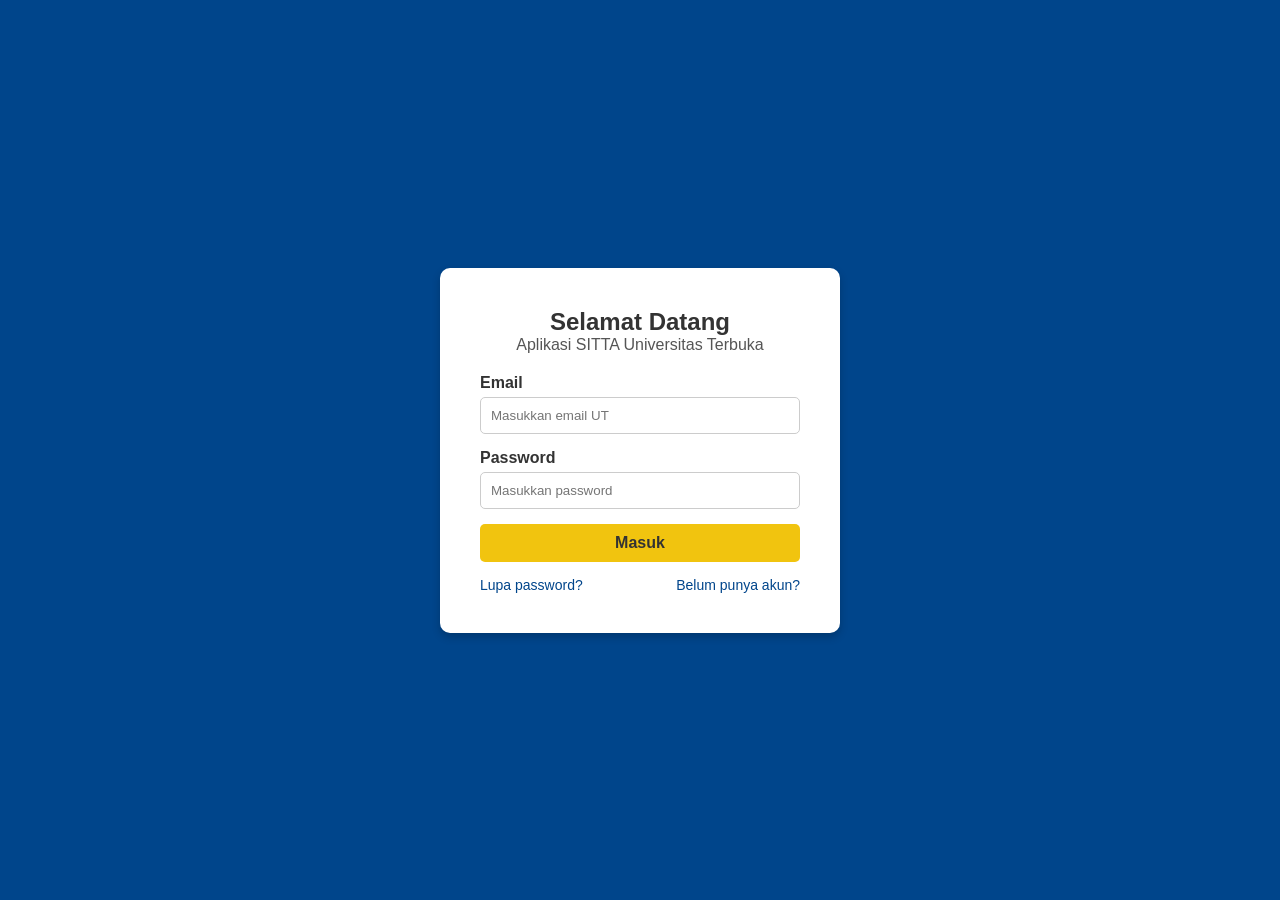
<file: TUGAS_1/index.html>
<!DOCTYPE html>
<html lang="id">
<head>
    <meta charset="UTF-8">
    <meta name="viewport" content="width=device-width, initial-scale=1.0">
    <title>Login SITTA - 051472825</title>
    <link rel="stylesheet" href="css/style.css">
    <!-- CSS Internal -->
    <style>
        .modal { display: none; position: fixed; z-index: 1; left: 0; top: 0; width: 100%; height: 100%; background-color: rgba(0,0,0,0.5); }
        .modal-content { background-color: #fff; margin: 15% auto; padding: 20px; border-radius: 8px; width: 300px; text-align: center; }
        .close-btn { color: #aaa; float: right; font-size: 28px; font-weight: bold; cursor: pointer; }
    </style>
</head>
<body class="login-bg">
    <main class="login-container">
        <h2>Selamat Datang</h2>
        <p style="color: #555; margin-bottom: 20px;">Aplikasi SITTA Universitas Terbuka</p> <!-- CSS Inline -->
        
        <form id="loginForm" onsubmit="handleLogin(event)">
            <div class="input-group">
                <label for="email">Email</label>
                <input type="email" id="email" required placeholder="Masukkan email UT">
            </div>
            <div class="input-group">
                <label for="password">Password</label>
                <input type="password" id="password" required placeholder="Masukkan password">
            </div>
            <button type="submit" class="btn-primary">Masuk</button>
        </form>

        <div class="login-links">
            <a href="#" onclick="openModal('modalLupaPassword')">Lupa password?</a>
            <a href="#" onclick="openModal('modalDaftar')">Belum punya akun?</a>
        </div>
    </main>

    <!-- Modal Lupa Password -->
    <div id="modalLupaPassword" class="modal">
        <div class="modal-content">
            <span class="close-btn" onclick="closeModal('modalLupaPassword')">&times;</span>
            <h3>Lupa Password</h3>
            <p>Silakan hubungi administrator UT Daerah Anda untuk mereset password.</p>
        </div>
    </div>

    <!-- Modal Daftar -->
    <div id="modalDaftar" class="modal">
        <div class="modal-content">
            <span class="close-btn" onclick="closeModal('modalDaftar')">&times;</span>
            <h3>Daftar Akun</h3>
            <p>Pendaftaran akun SITTA hanya dapat dilakukan oleh Admin Pusat.</p>
        </div>
    </div>

    <script src="js/data.js"></script>
    <script src="js/script.js"></script>
</body>
</html>
</file>
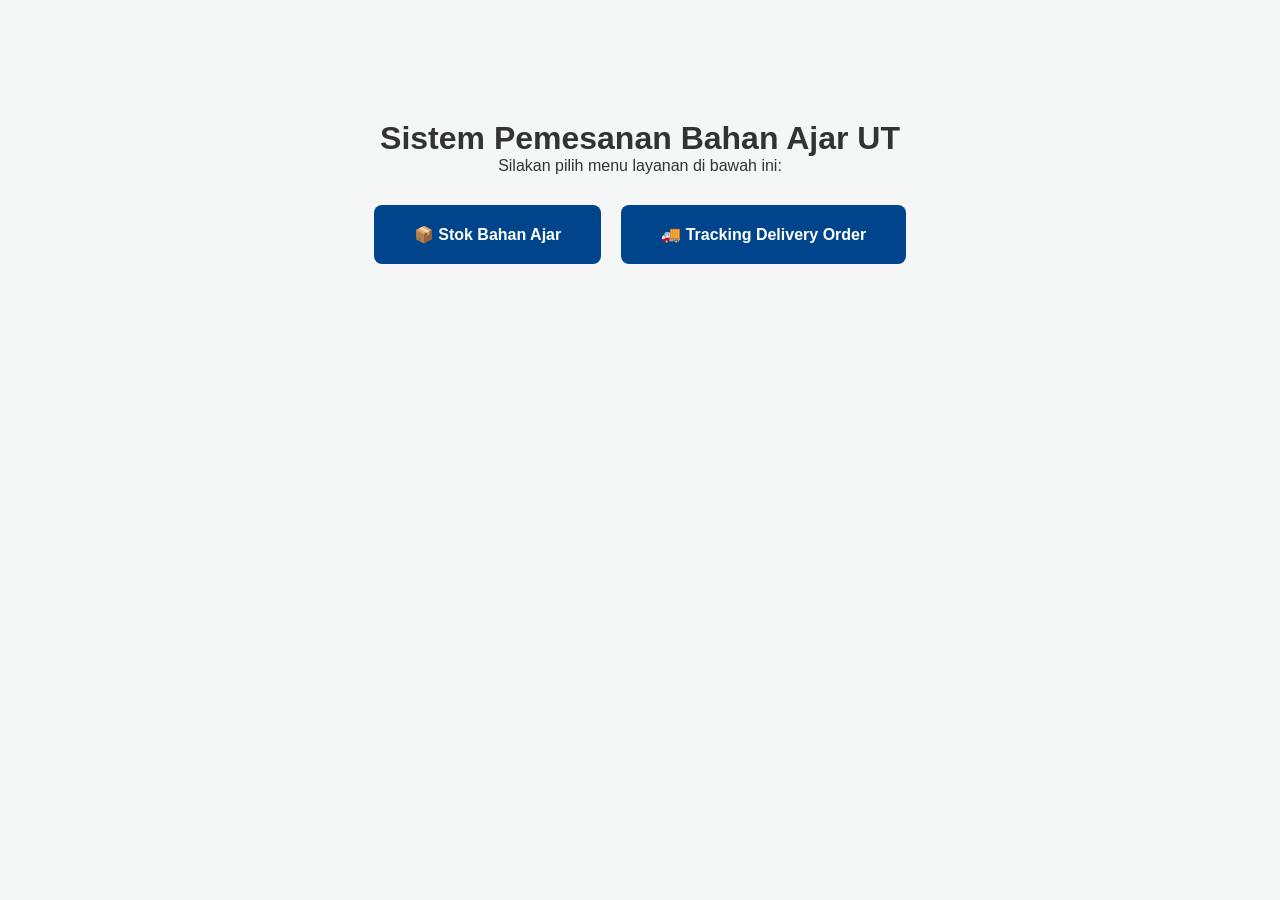
<file: TUGAS_2/index.html>
<!DOCTYPE html>
<html lang="id">
<head>
    <meta charset="UTF-8">
    <meta name="viewport" content="width=device-width, initial-scale=1.0">
    <title>SITTA Vue - 051472825</title>
    <link rel="stylesheet" href="css/style.css">
</head>
<body>
    <div class="main-menu-container">
        <h1>Sistem Pemesanan Bahan Ajar UT</h1>
        <p>Silakan pilih menu layanan di bawah ini:</p>
        <div class="menu-cards">
            <a href="stok.html" class="menu-btn">📦 Stok Bahan Ajar</a>
            <a href="tracking.html" class="menu-btn">🚚 Tracking Delivery Order</a>
        </div>
    </div>
</body>
</html>
</file>
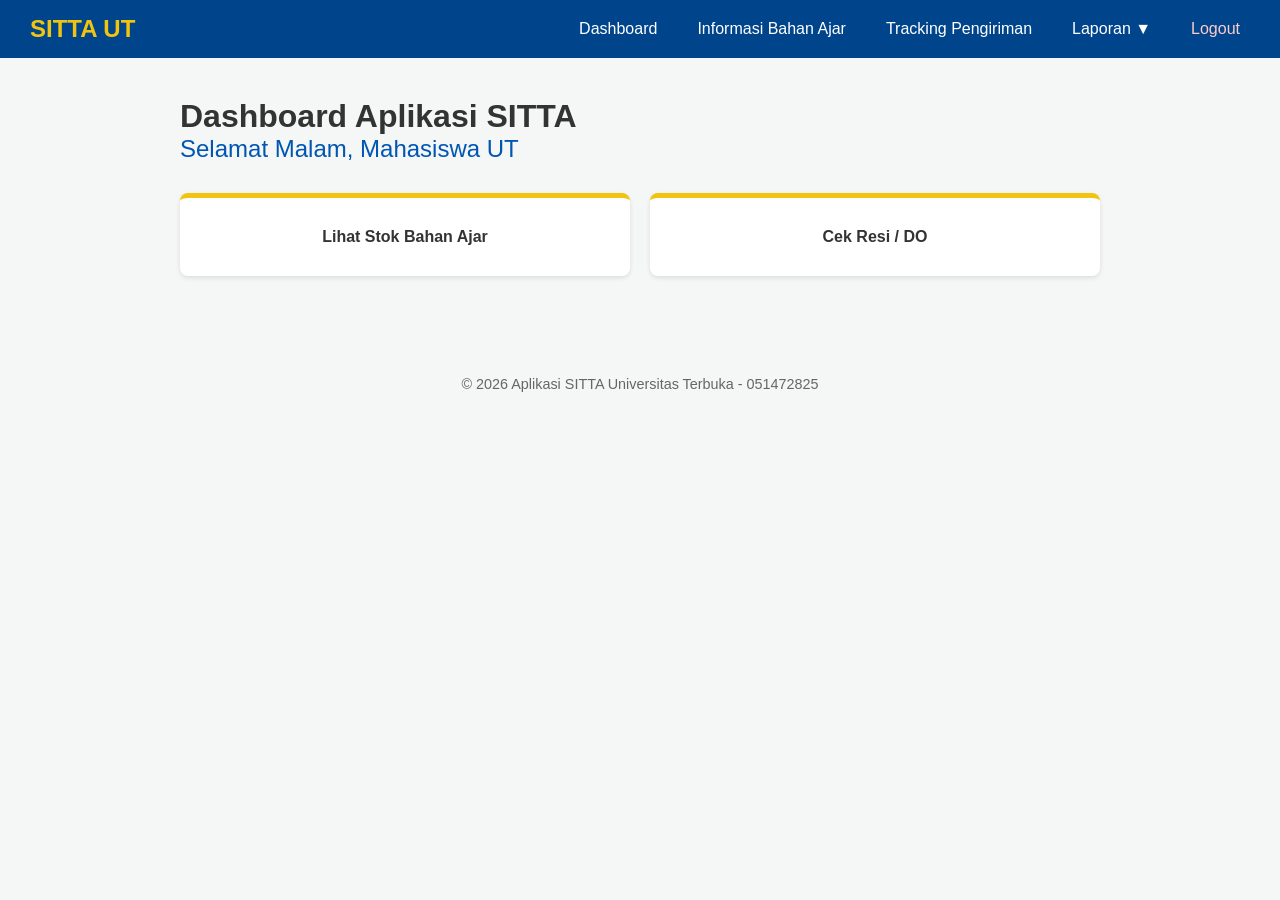
<file: TUGAS_1/dashboard.html>
<!DOCTYPE html>
<html lang="id">
<head>
    <meta charset="UTF-8">
    <meta name="viewport" content="width=device-width, initial-scale=1.0">
    <title>Dashboard SITTA - 051472825</title>
    <link rel="stylesheet" href="css/style.css">
</head>
<body onload="setGreeting()">
    <header class="navbar">
        <div class="logo">SITTA UT</div>
        <nav>
            <ul class="nav-links">
                <li><a href="dashboard.html">Dashboard</a></li>
                <li><a href="stok.html">Informasi Bahan Ajar</a></li>
                <li><a href="tracking.html">Tracking Pengiriman</a></li>
                <li class="dropdown">
                    <a href="#" class="dropbtn">Laporan &#x25BC;</a>
                    <div class="dropdown-content">
                        <a href="#">Monitoring Progress DO Bahan Ajar</a>
                        <a href="#">Rekap Bahan Ajar</a>
                        <a href="#">Histori Transaksi Bahan Ajar</a>
                    </div>
                </li>
                <li><a href="#" onclick="logout()" style="color: #ffcccc;">Logout</a></li>
            </ul>
        </nav>
    </header>

    <main class="dashboard-content">
        <h1>Dashboard Aplikasi SITTA</h1>
        <h2 id="greetingText" style="color: #0056b3; font-weight: normal;"></h2>
        
        <div class="info-cards">
            <div class="card-box" onclick="window.location.href='stok.html'">Lihat Stok Bahan Ajar</div>
            <div class="card-box" onclick="window.location.href='tracking.html'">Cek Resi / DO</div>
        </div>
    </main>

    <footer>&copy; 2026 Aplikasi SITTA Universitas Terbuka - 051472825</footer>
    <script src="js/script.js"></script>
</body>
</html>
</file>
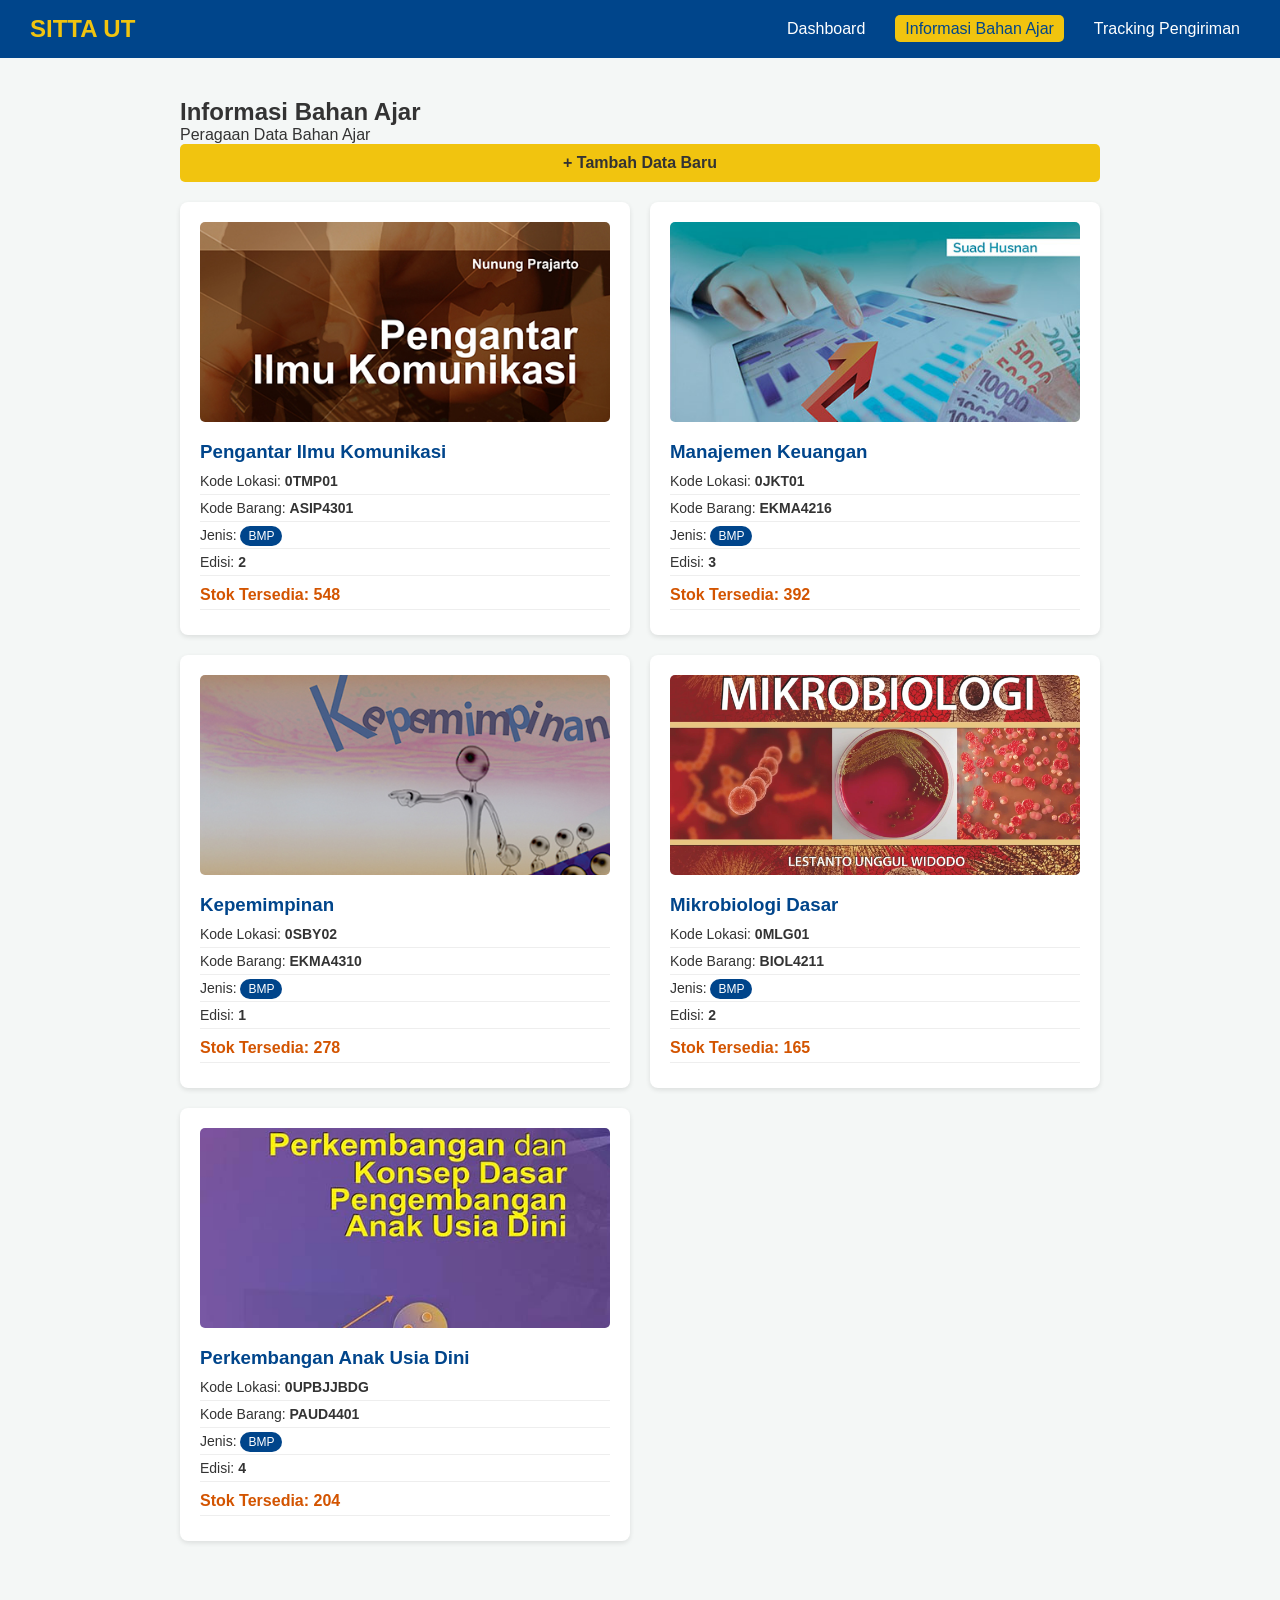
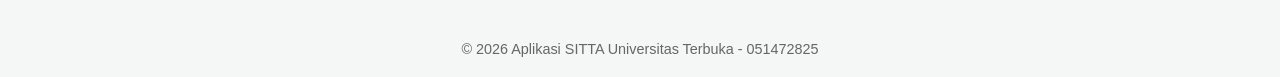
<file: TUGAS_1/stok.html>
<!DOCTYPE html>
<html lang="id">
<head>
    <meta charset="UTF-8">
    <meta name="viewport" content="width=device-width, initial-scale=1.0">
    <title>Stok Bahan Ajar - 051472825</title>
    <link rel="stylesheet" href="css/style.css">
</head>
<body onload="loadStok()">
    <header class="navbar">
        <div class="logo">SITTA UT</div>
        <nav>
            <ul class="nav-links">
                <li><a href="dashboard.html">Dashboard</a></li>
                <li><a href="stok.html" class="active">Informasi Bahan Ajar</a></li>
                <li><a href="tracking.html">Tracking Pengiriman</a></li>
            </ul>
        </nav>
    </header>

    <main class="stok-content">
        <h2>Informasi Bahan Ajar</h2>
        <p>Peragaan Data Bahan Ajar</p>
        
        <button onclick="openModal('modalTambahStok')" class="btn-primary" style="margin-bottom: 20px;">+ Tambah Data Baru</button>

        <div id="stokContainer" class="grid-container"></div>
    </main>

    <!-- Modal Tambah Stok -->
    <div id="modalTambahStok" class="modal-overlay">
        <div class="modal-box">
            <span class="close-btn" onclick="closeModal('modalTambahStok')">&times;</span>
            <h3>Tambah Bahan Ajar Baru</h3>
            <form id="formTambahStok" onsubmit="tambahStok(event)">
                <input type="text" id="newKode" placeholder="Kode Barang" required>
                <input type="text" id="newNama" placeholder="Nama Barang" required>
                <input type="number" id="newStok" placeholder="Jumlah Stok" required>
                <button type="submit" class="btn-primary">Simpan</button>
            </form>
        </div>
    </div>

    <footer>&copy; 2026 Aplikasi SITTA Universitas Terbuka - 051472825</footer>
    <script src="js/data.js"></script>
    <script src="js/script.js"></script>
</body>
</html>
</file>
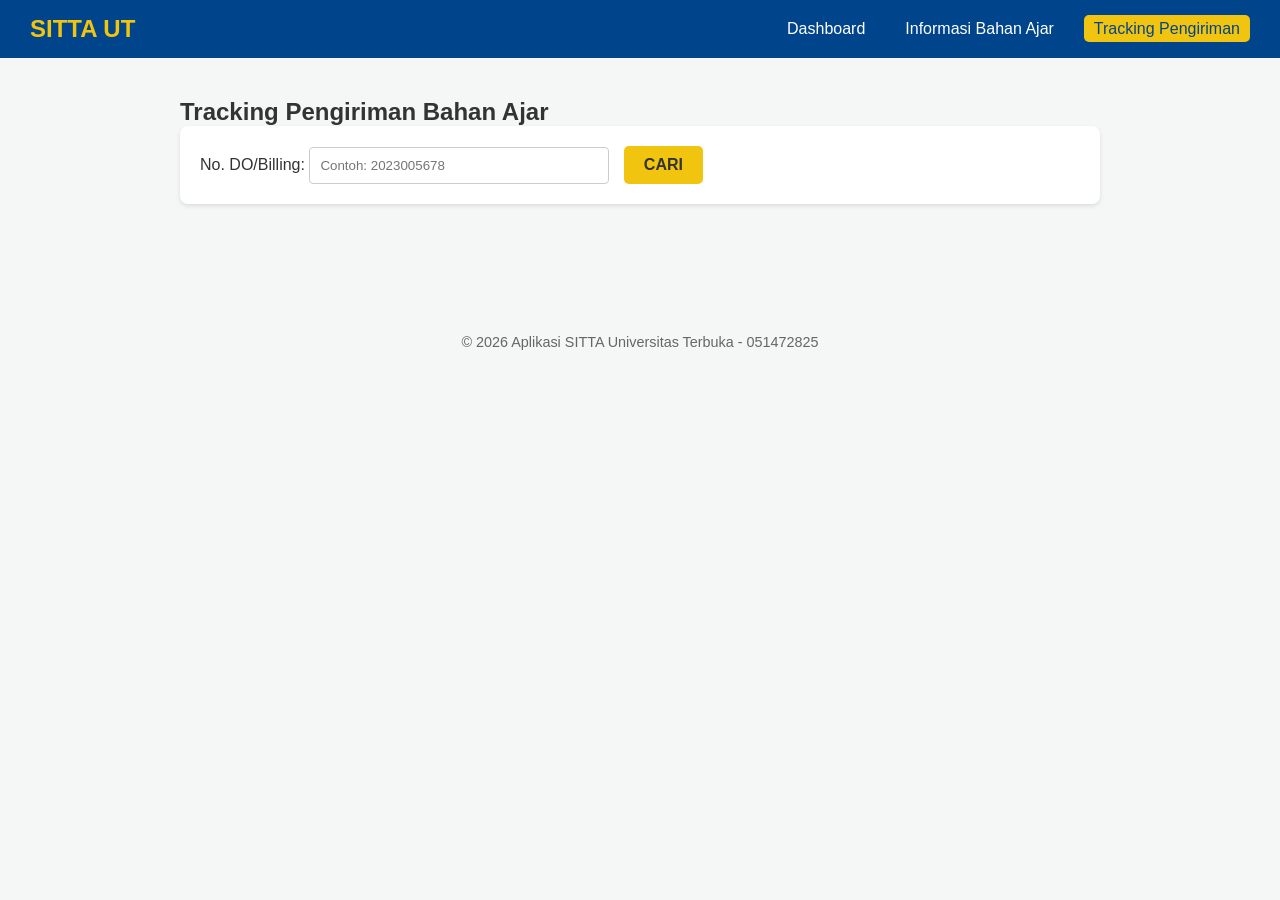
<file: TUGAS_1/tracking.html>
<!DOCTYPE html>
<html lang="id">
<head>
    <meta charset="UTF-8">
    <meta name="viewport" content="width=device-width, initial-scale=1.0">
    <title>Tracking SITTA - 051472825</title>
    <link rel="stylesheet" href="css/style.css">
</head>
<body>
    <header class="navbar">
        <div class="logo">SITTA UT</div>
        <nav>
            <ul class="nav-links">
                <li><a href="dashboard.html">Dashboard</a></li>
                <li><a href="stok.html">Informasi Bahan Ajar</a></li>
                <li><a href="tracking.html" class="active">Tracking Pengiriman</a></li>
            </ul>
        </nav>
    </header>

    <main class="tracking-content">
        <h2>Tracking Pengiriman Bahan Ajar</h2>
        <div class="search-box">
            <label for="inputDO">No. DO/Billing: </label>
            <input type="text" id="inputDO" placeholder="Contoh: 2023005678">
            <button onclick="cariTracking()" class="btn-primary">CARI</button>
        </div>

        <section id="trackingResult" class="result-container"></section>
    </main>
    
    <footer>&copy; 2026 Aplikasi SITTA Universitas Terbuka - 051472825</footer>
    <script src="js/data.js"></script>
    <script src="js/script.js"></script>
</body>
</html>
</file>
<file: TUGAS_1/css/style.css>
/* Reset & Typography */
* { margin: 0; padding: 0; box-sizing: border-box; font-family: 'Segoe UI', Tahoma, Geneva, Verdana, sans-serif; }
body { background-color: #f4f7f6; color: #333; }
footer { text-align: center; padding: 20px; font-size: 0.9em; color: #666; margin-top: 40px; }

/* Warna Primer UT */
:root { --primary-blue: #00458b; --primary-yellow: #f1c40f; }

/* Login Page */
.login-bg { background-color: var(--primary-blue); display: flex; justify-content: center; align-items: center; height: 100vh; }
.login-container { background-color: white; padding: 40px; border-radius: 10px; box-shadow: 0 4px 8px rgba(0,0,0,0.2); width: 100%; max-width: 400px; text-align: center; }
.input-group { margin-bottom: 15px; text-align: left; }
.input-group label { display: block; margin-bottom: 5px; font-weight: bold; }
.input-group input { width: 100%; padding: 10px; border: 1px solid #ccc; border-radius: 5px; }
.btn-primary { background-color: var(--primary-yellow); color: #333; border: none; padding: 10px 20px; font-size: 16px; border-radius: 5px; cursor: pointer; font-weight: bold; width: 100%; }
.btn-primary:hover { background-color: #d4ac0d; }
.login-links { margin-top: 15px; display: flex; justify-content: space-between; font-size: 14px; }
.login-links a { color: var(--primary-blue); text-decoration: none; }

/* Navbar */
.navbar { background-color: var(--primary-blue); color: white; display: flex; justify-content: space-between; padding: 15px 30px; align-items: center; }
.navbar .logo { font-size: 24px; font-weight: bold; color: var(--primary-yellow); }
.nav-links { list-style: none; display: flex; gap: 20px; }
.nav-links a { color: white; text-decoration: none; font-weight: 500; padding: 5px 10px; }
.nav-links a:hover, .nav-links a.active { background-color: var(--primary-yellow); color: var(--primary-blue); border-radius: 5px; }

/* Dropdown Navbar */
.dropdown { position: relative; display: inline-block; }
.dropdown-content { display: none; position: absolute; background-color: #f9f9f9; min-width: 200px; box-shadow: 0px 8px 16px rgba(0,0,0,0.2); z-index: 1; }
.dropdown-content a { color: black; padding: 12px 16px; text-decoration: none; display: block; }
.dropdown-content a:hover { background-color: #f1f1f1; }
.dropdown:hover .dropdown-content { display: block; }

/* Dashboard & Layout */
.dashboard-content, .tracking-content, .stok-content { padding: 40px; max-width: 1000px; margin: auto; }
.info-cards { display: flex; gap: 20px; margin-top: 30px; }
.card-box { background-color: white; padding: 30px; border-radius: 8px; flex: 1; text-align: center; font-weight: bold; cursor: pointer; border-top: 5px solid var(--primary-yellow); box-shadow: 0 2px 5px rgba(0,0,0,0.1); }
.card-box:hover { transform: translateY(-5px); transition: 0.3s; }

/* Tracking Result Timeline */
.search-box { margin-bottom: 30px; background: white; padding: 20px; border-radius: 8px; box-shadow: 0 2px 4px rgba(0,0,0,0.1); }
.search-box input { padding: 10px; width: 300px; border: 1px solid #ccc; border-radius: 4px; margin-right: 10px; }
.search-box button { width: auto; }
.result-header { background-color: var(--primary-blue); color: white; padding: 20px; border-radius: 8px; margin-bottom: 20px; }
.timeline { border-left: 3px solid var(--primary-yellow); margin-left: 20px; padding-left: 20px; }
.timeline-item { position: relative; margin-bottom: 20px; background: white; padding: 15px; border-radius: 5px; box-shadow: 0 1px 3px rgba(0,0,0,0.1); }
.timeline-item::before { content: ""; position: absolute; width: 15px; height: 15px; background: var(--primary-yellow); border-radius: 50%; left: -29px; top: 15px; border: 3px solid white; }

/* Stok Cards */
.grid-container { display: grid; grid-template-columns: repeat(auto-fill, minmax(300px, 1fr)); gap: 20px; }
.stok-card { background: white; border-radius: 8px; overflow: hidden; box-shadow: 0 2px 5px rgba(0,0,0,0.1); padding: 20px; }
.stok-card img { width: 100%; height: 200px; object-fit: cover; border-radius: 5px; margin-bottom: 15px; }
.stok-card p { margin: 5px 0; border-bottom: 1px solid #eee; padding-bottom: 5px; font-size: 14px; }
.stok-card .badge { background-color: var(--primary-blue); color: white; padding: 3px 8px; border-radius: 12px; font-size: 12px; }

/* Modal Khusus Stok */
.modal-overlay { display: none; position: fixed; top:0; left:0; width:100%; height:100%; background:rgba(0,0,0,0.5); z-index:10; }
.modal-box { background: white; width: 400px; margin: 10% auto; padding: 20px; border-radius: 8px; }
.modal-box input { width: 100%; padding: 10px; margin: 10px 0; border: 1px solid #ccc; border-radius: 4px; }
</file>
<file: TUGAS_2/css/style.css>
* { box-sizing: border-box; font-family: 'Segoe UI', Tahoma, Geneva, Verdana, sans-serif; margin: 0; padding: 0; }
body { background-color: #f4f7f6; color: #333; padding: 20px; }
.main-menu-container { text-align: center; margin-top: 100px; }
.menu-cards { display: flex; justify-content: center; gap: 20px; margin-top: 30px; }
.menu-btn { background-color: #00458b; color: white; padding: 20px 40px; text-decoration: none; border-radius: 8px; font-weight: bold; transition: 0.3s; }
.menu-btn:hover { background-color: #f1c40f; color: #00458b; }

/* Komponen Vue App */
.app-container { max-width: 1200px; margin: auto; background: white; padding: 30px; border-radius: 10px; box-shadow: 0 4px 10px rgba(0,0,0,0.1); }
.header-nav { display: flex; justify-content: space-between; margin-bottom: 20px; border-bottom: 2px solid #eee; padding-bottom: 10px; }
.back-btn { text-decoration: none; color: #00458b; font-weight: bold; }

/* Filter & Tabel */
.filter-section { background: #eef2f5; padding: 15px; border-radius: 8px; margin-bottom: 20px; display: flex; gap: 15px; align-items: center; flex-wrap: wrap; }
.filter-section select, .filter-section input { padding: 8px; border-radius: 4px; border: 1px solid #ccc; }
.table-data { 
    width: 100%; 
    border-collapse: collapse; 
    margin-top: 10px; 
    font-size: 12px; 
}

.table-data th, .table-data td { 
    border: 1px solid #ddd; 
    padding: 6px 8px; 
    text-align: left; 
    white-space: nowrap; 
}
.table-data th { background-color: #00458b; color: white; }

/* Status Warna */
.status-aman { color: green; font-weight: bold; }
.status-menipis { color: orange; font-weight: bold; }
.status-kosong { color: red; font-weight: bold; }

/* Form & Modal */
.btn-primary { background: #00458b; color: white; padding: 8px 15px; border: none; border-radius: 5px; cursor: pointer; }
.btn-warning { background: #f1c40f; color: black; padding: 5px 10px; border: none; border-radius: 5px; cursor: pointer; }
.btn-danger { background: #e74c3c; color: white; padding: 8px 15px; border: none; border-radius: 5px; cursor: pointer; }
.form-group { margin-bottom: 15px; }
.form-group label { display: block; font-weight: bold; margin-bottom: 5px; }
.form-group input, .form-group select { width: 100%; padding: 10px; border: 1px solid #ccc; border-radius: 5px; }
</file>
